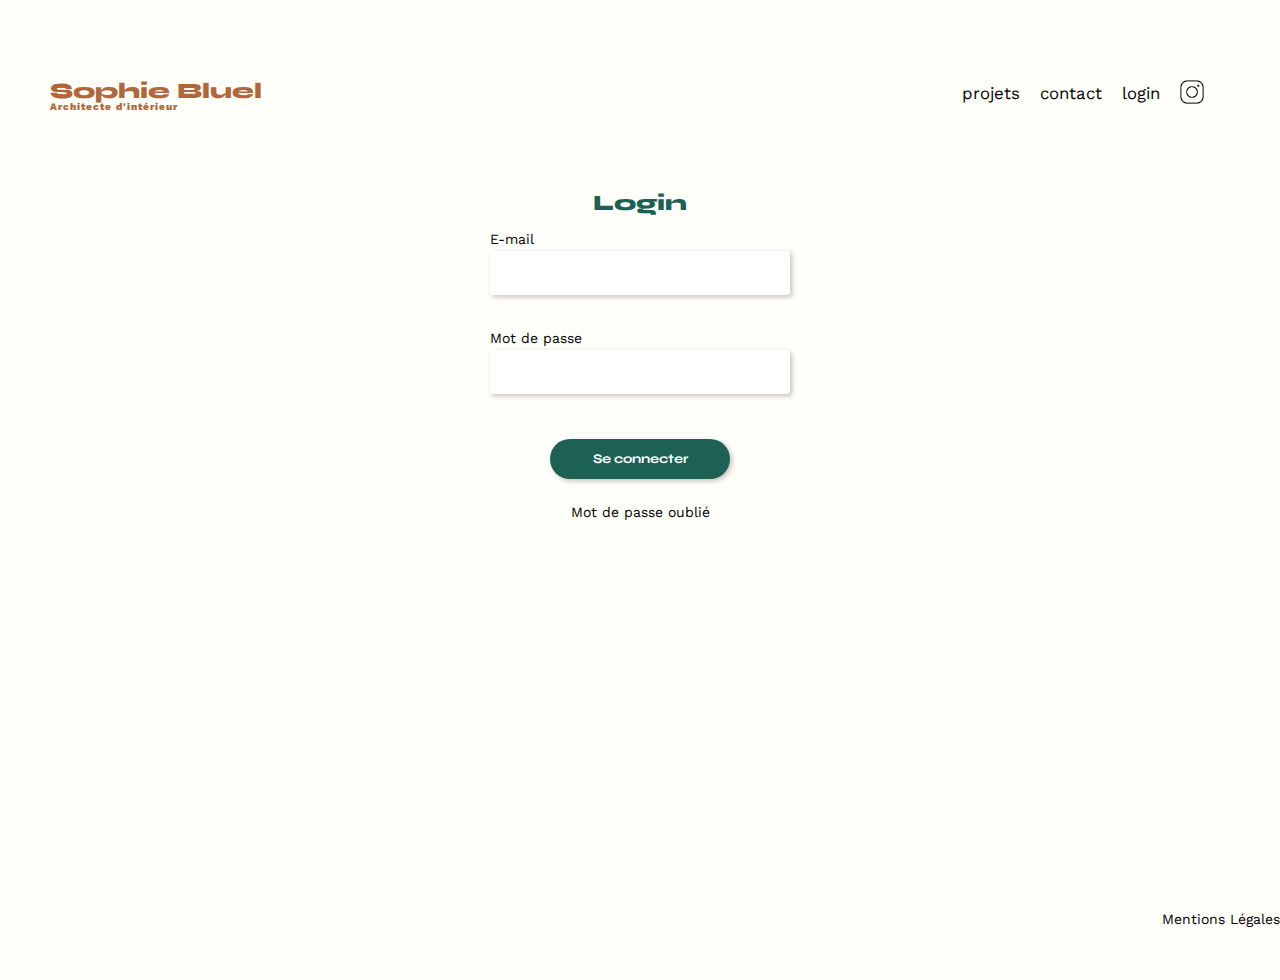
<file: FrontEnd/login.html>
<!DOCTYPE html>
<html lang="fr">
    <head>
        <meta charset="UTF-8">
        <title>Sophie Bluel - Architecte d'intérieur</title>
        <meta name="viewport" content="width=device-width, initial-scale=1.0">
        <link rel="preconnect" href="https://fonts.googleapis.com">
        <link rel="preconnect" href="https://fonts.gstatic.com" crossorigin>
        <link href="https://fonts.googleapis.com/css2?family=Syne:wght@700;800&family=Work+Sans&display=swap" rel="stylesheet">
        <meta name="description" content="">
        <link rel="stylesheet" href="./assets/style.css">
        <link rel="stylesheet" href="./assets//login.css">
    </head>
<body>
    <header>
        <a href="./index.html"><h1>Sophie Bluel <span>Architecte d'intérieur</span></h1></a>
        <nav>
            <ul>
                <li><a href="./index.html#project">projets</a></li>
                <li><a href="./index.html#contact">contact</a></li>
                <li> <a href="./login.html" class="login">login</a></li>
                <li><img src="./assets/icons/instagram.png" alt="Instagram"></li>
            </ul>
        </nav>
    </header>
    <main>
        <div class="login-form">
            <h1>Login</h1>
            <form action="#">
                <div class="input">
                    <label for="email">E-mail</label>
                    <input type="email" id="email" name="email" required>
                </div>
                <div class="input">
                    <label for="password">Mot de passe</label>
                    <input type="password" id="password" name="password" required>
                    <p class="err-msg"></p>
                </div>
                <input type="submit" value="Se connecter">
            </form>
            
            <p><a href="#">Mot de passe oublié</a></p>
        </div>
    </main>

    <footer>
        <p> <a href="#">Mentions Légales</a></p>
    </footer>
    <script src="./src/login.js" type="module"></script>
</body>
</html>
</file>
<file: FrontEnd/assets/login.css>
html, body{
    height:100%; 
}
main{
    height: 80%;
}

.login-form{
    display: flex;
    flex-direction: column;
    justify-content: center;
    align-items: center;
}
.login-form h1{
    color: #1D6154; 
}

form{
    display: flex;
    flex-direction: column;
    width: 300px;
}

.input{
    display: flex;
    flex-direction: column;
    border: none;
    margin: 6% 0%;
     
}
label{
    margin-bottom: 5px;
}

input{
    height: 3em;
    border: 1px solid white;
    border-radius: 3px;
    box-shadow: 2px 2px 5px #c4bfbf;
}

input:focus{
    background-color: white;
       
}

.err-msg{
    display: none;
    color: red;
}

footer{
    display: flex;
    justify-content: flex-end;
}
</file>
<file: FrontEnd/assets/style.css>
/* http://meyerweb.com/eric/tools/css/reset/
   v2.0 | 20110126
   License: none (public domain)
*/

html, body, div, span, applet, object, iframe,
h1, h2, h3, h4, h5, h6, p, blockquote, pre,
a, abbr, acronym, address, big, cite, code,
del, dfn, em, img, ins, kbd, q, s, samp,
small, strike, strong, sub, sup, tt, var,
b, u, i, center,
dl, dt, dd, ol, ul, li,
fieldset, form, label, legend,
table, caption, tbody, tfoot, thead, tr, th, td,
article, aside, canvas, details, embed,
figure, figcaption, footer, header, hgroup,
menu, nav, output, ruby, section, summary,
time, mark, audio, video {
	margin: 0;
	padding: 0;
	border: 0;
	font-size: 100%;
	font: inherit;
	vertical-align: baseline;
}
/* HTML5 display-role reset for older browsers */
article, aside, details, figcaption, figure,
footer, header, hgroup, menu, nav, section {
	display: block;
}
body {
	line-height: 1;
}
ol, ul {
	list-style: none;
}
blockquote, q {
	quotes: none;
}
blockquote:before, blockquote:after,
q:before, q:after {
	content: '';
	content: none;
}
table {
	border-collapse: collapse;
	border-spacing: 0;
}
/** end reset css**/
body {
	/*max-width: 1140px;*/
	margin:auto;
	font-family: 'Work Sans';
	font-size: 14px;
	background-color: #fffef8;
}
header {
	display: flex;
	justify-content: space-between;
	margin: 80px 50px;  
}
section {
	margin: 50px 150px; 
}

h1{
	display: flex;
	flex-direction: column;
	font-family: 'Syne';
	font-size: 22px;
	font-weight: 800;
	color: #B1663C
}

h1 > span {
	font-family: 'Work Sans';
	font-size:10px;
	letter-spacing: 0.1em;
;
}

h2{
	font-family: 'Syne';
	font-weight: 700;
	font-size: 30px;
	color: #1D6154
}
a{
	text-decoration: none;
	margin: 0px;
	padding: 0px;
	color: inherit;
}
a:visited{
	color: inherit;
}
 a:active{
	color: inherit;
}
nav ul {
	display: flex;
	align-items: center;
	list-style-type: none;

}
nav li {
	padding: 0 10px;
	font-size: 1.2em;
}

li:hover {
	color: #B1663C;
	cursor: pointer;
}
nav img{
	width: 60%;
	aspect-ratio: 1/1;
}


#introduction {
	display: flex;
	align-items: center;
}
#introduction figure {
	width: 60%;
}
#introduction img {
	display: block;
	width: 85%;
}

#introduction article {
	flex: 1
}
#introduction h2 {
	margin-bottom: 1em;
}

#introduction p {
	margin-bottom: 0.5em;
}
#portfolio h2 {
	text-align: center;
	margin-bottom: 1em;
}
.categories{
	display: flex;
	justify-content: center;
	align-items: center;
}
.categories p{
	padding: 7px 15px;
	border: 2px solid #1D6154;
	border-radius: 45px;
	margin-right: 1%;
	margin-bottom: 20px;
	color: #1D6154;
	font-weight: 600;
	font-family: 'Syne';
}
.categories p:hover{
	cursor: pointer;
	color: white;
	background-color: #1D6154;
}
.gallery {
	width: 100%;
	display: grid;
	grid-template-columns: 1fr 1fr 1fr;
	grid-column-gap: 20px;
	grid-row-gap: 20px;
}

.gallery img {
	width: 100%;

}
#contact {
	width: 50%;
margin: auto;
}
#contact > * {
	text-align: center;

}
#contact h2{
	margin-bottom: 20px;
}
#contact form {
	text-align: left;
	margin-top:30px;
	display: flex;
	width: 100%;
	flex-direction: column;
}

#contact input {
	height: 50px;
	font-size: 1.2em;
	border: none;
	box-shadow: 0px 4px 14px rgba(0, 0, 0, 0.09);
}
#contact label {
	margin: 2em 0 1em 0;
}
#contact textarea {
	border: none;
	box-shadow: 0px 4px 14px rgba(0, 0, 0, 0.09);
}

input[type="submit"]{
	font-family: 'Syne';
	font-weight: 700;
	color: white;
	background-color: #1D6154;
	margin : 2em auto ;
	width: 180px;
	text-align: center;
	border-radius: 60px ;
	border: none;
}
input[type="submit"]:hover{
	cursor: pointer;
}

footer nav ul {
	display: flex;
	justify-content: flex-end;
	margin: 2em
}
</file>
